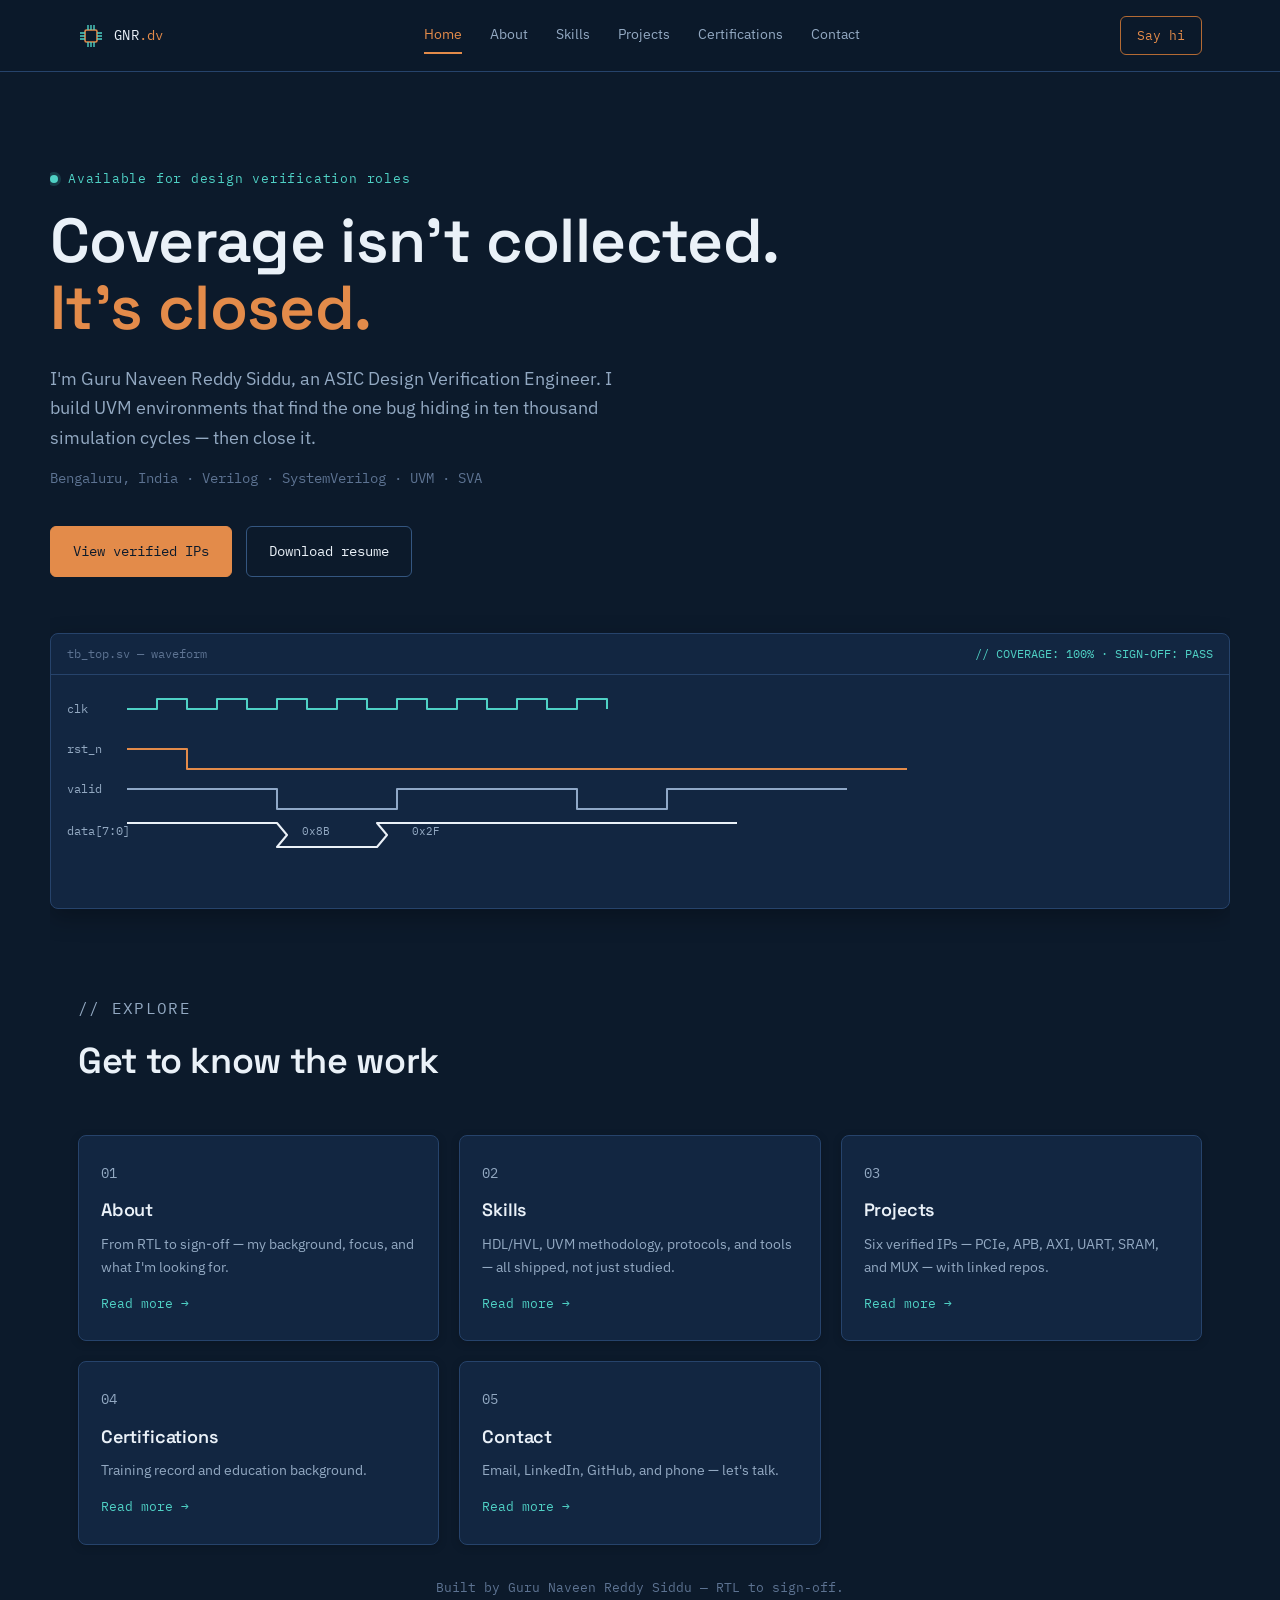
<file: index.html>
<!DOCTYPE html>
<html lang="en">
<head>
<meta charset="UTF-8">
<meta name="viewport" content="width=device-width, initial-scale=1.0">
<title>Guru Naveen Reddy Siddu —  Design Verification Engineer</title>
<meta name="description" content="Portfolio of Guru Naveen Reddy Siddu,  Design Verification Engineer specializing in UVM, SystemVerilog, and protocol-level IP verification.">
<meta property="og:title" content="Guru Naveen Reddy Siddu —  Design Verification Engineer">
<meta property="og:description" content="UVM, SystemVerilog & SVA specialist. 100% functional coverage on PCIe Gen-2 SerDes. Verified IPs: PCIe, APB, AXI, UART, SRAM.">
<meta property="og:type" content="website">
<meta name="theme-color" content="#0C1A2B">
<link rel="icon" href="data:image/svg+xml,%3Csvg xmlns='http://www.w3.org/2000/svg' viewBox='0 0 26 26'%3E%3Crect width='26' height='26' fill='%230C1A2B'/%3E%3Crect x='7' y='7' width='12' height='12' rx='1.5' stroke='%23E38B4A' stroke-width='1.6' fill='none'/%3E%3Cpath d='M10 2v5M13 2v5M16 2v5M10 19v5M13 19v5M16 19v5M2 10h5M2 13h5M2 16h5M19 10h5M19 13h5M19 16h5' stroke='%234FD1C5' stroke-width='1.4'/%3E%3C/svg%3E">
<link rel="preconnect" href="https://fonts.googleapis.com">
<link rel="preconnect" href="https://fonts.gstatic.com" crossorigin>
<link href="https://fonts.googleapis.com/css2?family=Space+Grotesk:wght@400;500;600;700&family=IBM+Plex+Sans:wght@400;500;600&family=IBM+Plex+Mono:wght@400;500;600&display=swap" rel="stylesheet">
<link rel="stylesheet" href="style.css">
</head>
<body>

<header class="nav">
  <div class="nav-inner">
    <a href="index.html" class="brand">
      <svg width="26" height="26" viewBox="0 0 26 26" fill="none">
        <rect x="7" y="7" width="12" height="12" rx="1.5" stroke="#E38B4A" stroke-width="1.6"/>
        <path d="M10 2v5M13 2v5M16 2v5M10 19v5M13 19v5M16 19v5M2 10h5M2 13h5M2 16h5M19 10h5M19 13h5M19 16h5" stroke="#4FD1C5" stroke-width="1.4"/>
      </svg>
      <span class="brand-text">GNR<span>.dv</span></span>
    </a>
    <nav class="links" id="navLinks">
      <a href="index.html" class="active">Home</a>
      <a href="about.html">About</a>
      <a href="skills.html">Skills</a>
      <a href="projects.html">Projects</a>
      <a href="certifications.html">Certifications</a>
      <a href="contact.html">Contact</a>
    </nav>
    <a class="nav-cta" href="mailto:gurunaveenreddys@gmail.com">Say hi</a>
    <button class="menu-toggle" id="menuToggle" aria-label="Toggle menu" aria-expanded="false">☰</button>
  </div>
</header>

<main id="home">

  <!-- HERO -->
  <section class="hero wrap">
    <p class="eyebrow">Available for design verification roles</p>
    <h1>Coverage isn't collected. <em>It's closed.</em></h1>
    <p class="hero-sub">I'm Guru Naveen Reddy Siddu, an ASIC Design Verification Engineer. I build UVM environments that find the one bug hiding in ten thousand simulation cycles — then close it.</p>
    <p class="hero-meta mono">Bengaluru, India · Verilog · SystemVerilog · UVM · SVA</p>
    <div class="hero-actions">
      <a class="btn btn-primary" href="projects.html">View verified IPs</a>
      <a class="btn btn-ghost" href="Resume.pdf">Download resume</a>
    </div>

    <div class="wave-panel">
      <div class="wave-titlebar">
        <span>tb_top.sv — waveform</span>
        <span class="status">// COVERAGE: 100% · SIGN-OFF: PASS</span>
      </div>
      <div class="wave-svg-wrap">
        <svg viewBox="0 0 900 190" width="900" height="190" role="img" aria-label="Simulation waveform showing clk, rst_n, valid and data signals">
          <text x="0" y="18" class="sig-label">clk</text>
          <path class="trace trace-clk clk-pulse" d="M60 14 h30 v-10 h30 v10 h30 v-10 h30 v10 h30 v-10 h30 v10 h30 v-10 h30 v10 h30 v-10 h30 v10 h30 v-10 h30 v10 h30 v-10 h30 v10 h30 v-10 h30 v10"/>

          <text x="0" y="58" class="sig-label">rst_n</text>
          <path class="trace trace-rst draw" d="M60 54 h60 v20 h720"/>

          <text x="0" y="98" class="sig-label">valid</text>
          <path class="trace trace-valid draw" d="M60 94 h150 v20 h120 v-20 h180 v20 h90 v-20 h180"/>

          <text x="0" y="140" class="sig-label">data[7:0]</text>
          <path class="trace trace-data draw" d="M60 128 h150 l10 12 l-10 12 h100 l10 -12 l-10 -12 h360"/>
          <text x="235" y="140" class="sig-label mono" style="font-size:11px;">0x8B</text>
          <text x="345" y="140" class="sig-label mono" style="font-size:11px;">0x2F</text>
        </svg>
      </div>
    </div>
  </section>

  <!-- EXPLORE -->
  <section class="wrap">
    <div class="section-head">
      <p class="section-tag">// EXPLORE</p>
      <h2>Get to know the work</h2>
    </div>
    <div class="explore-grid reveal">
      <a class="explore-card" href="about.html">
        <p class="explore-num mono">01</p>
        <h3>About</h3>
        <p>From RTL to sign-off — my background, focus, and what I'm looking for.</p>
        <span class="explore-arrow">Read more →</span>
      </a>
      <a class="explore-card" href="skills.html">
        <p class="explore-num mono">02</p>
        <h3>Skills</h3>
        <p>HDL/HVL, UVM methodology, protocols, and tools — all shipped, not just studied.</p>
        <span class="explore-arrow">Read more →</span>
      </a>
      <a class="explore-card" href="projects.html">
        <p class="explore-num mono">03</p>
        <h3>Projects</h3>
        <p>Six verified IPs — PCIe, APB, AXI, UART, SRAM, and MUX — with linked repos.</p>
        <span class="explore-arrow">Read more →</span>
      </a>
      <a class="explore-card" href="certifications.html">
        <p class="explore-num mono">04</p>
        <h3>Certifications</h3>
        <p>Training record and education background.</p>
        <span class="explore-arrow">Read more →</span>
      </a>
      <a class="explore-card" href="contact.html">
        <p class="explore-num mono">05</p>
        <h3>Contact</h3>
        <p>Email, LinkedIn, GitHub, and phone — let's talk.</p>
        <span class="explore-arrow">Read more →</span>
      </a>
    </div>
  </section>

</main>

<a href="#home" class="to-top" id="toTop" aria-label="Back to top">
  <svg width="18" height="18" viewBox="0 0 18 18" fill="none"><path d="M4 11 L9 6 L14 11" stroke="currentColor" stroke-width="1.8" stroke-linecap="round" stroke-linejoin="round"/></svg>
</a>

<footer>
  <p>Built by Guru Naveen Reddy Siddu — RTL to sign-off.</p>
</footer>

<script src="script.js"></script>
</body>
</html>
</file>
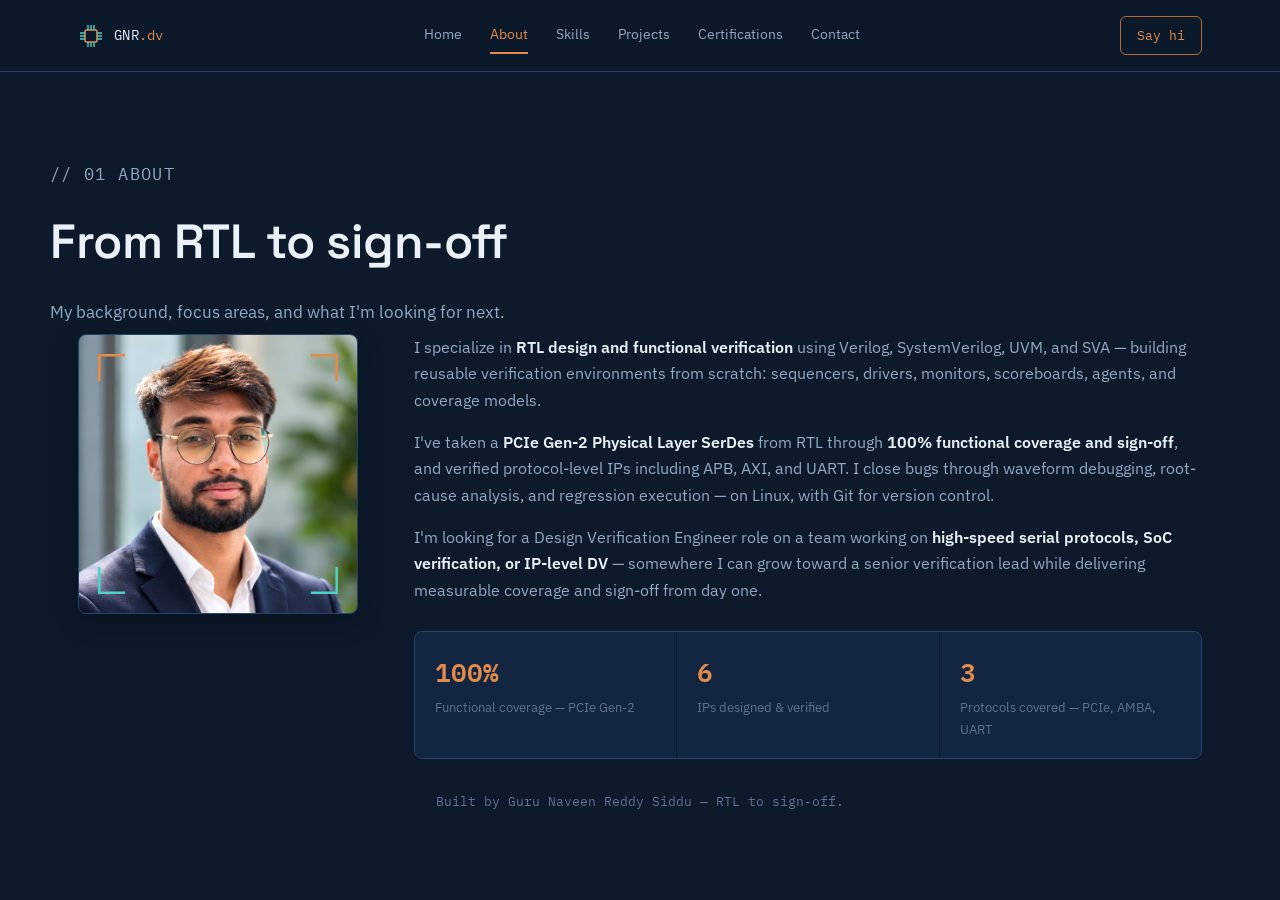
<file: about.html>
<!DOCTYPE html>
<html lang="en">
<head>
<meta charset="UTF-8">
<meta name="viewport" content="width=device-width, initial-scale=1.0">
<title>About — Guru Naveen Reddy Siddu</title>
<meta name="description" content="Guru Naveen Reddy Siddu's background as an ASIC Design Verification Engineer.">
<meta property="og:title" content="About — Guru Naveen Reddy Siddu">
<meta property="og:description" content="Guru Naveen Reddy Siddu's background as an ASIC Design Verification Engineer.">
<meta property="og:type" content="website">
<meta name="theme-color" content="#0C1A2B">
<link rel="icon" href="data:image/svg+xml,%3Csvg xmlns='http://www.w3.org/2000/svg' viewBox='0 0 26 26'%3E%3Crect width='26' height='26' fill='%230C1A2B'/%3E%3Crect x='7' y='7' width='12' height='12' rx='1.5' stroke='%23E38B4A' stroke-width='1.6' fill='none'/%3E%3Cpath d='M10 2v5M13 2v5M16 2v5M10 19v5M13 19v5M16 19v5M2 10h5M2 13h5M2 16h5M19 10h5M19 13h5M19 16h5' stroke='%234FD1C5' stroke-width='1.4'/%3E%3C/svg%3E">
<link rel="preconnect" href="https://fonts.googleapis.com">
<link rel="preconnect" href="https://fonts.gstatic.com" crossorigin>
<link href="https://fonts.googleapis.com/css2?family=Space+Grotesk:wght@400;500;600;700&family=IBM+Plex+Sans:wght@400;500;600&family=IBM+Plex+Mono:wght@400;500;600&display=swap" rel="stylesheet">
<link rel="stylesheet" href="style.css">
</head>
<body>

<header class="nav">
  <div class="nav-inner">
    <a href="index.html" class="brand">
      <svg width="26" height="26" viewBox="0 0 26 26" fill="none">
        <rect x="7" y="7" width="12" height="12" rx="1.5" stroke="#E38B4A" stroke-width="1.6"/>
        <path d="M10 2v5M13 2v5M16 2v5M10 19v5M13 19v5M16 19v5M2 10h5M2 13h5M2 16h5M19 10h5M19 13h5M19 16h5" stroke="#4FD1C5" stroke-width="1.4"/>
      </svg>
      <span class="brand-text">GNR<span>.dv</span></span>
    </a>
    <nav class="links" id="navLinks">
      <a href="index.html">Home</a>
      <a href="about.html" class="active">About</a>
      <a href="skills.html">Skills</a>
      <a href="projects.html">Projects</a>
      <a href="certifications.html">Certifications</a>
      <a href="contact.html">Contact</a>
    </nav>
    <a class="nav-cta" href="mailto:gurunaveenreddys@gmail.com">Say hi</a>
    <button class="menu-toggle" id="menuToggle" aria-label="Toggle menu" aria-expanded="false">☰</button>
  </div>
</header>

<main>

  <!-- ABOUT -->
  <section id="about" class="wrap page-hero">
    <p class="section-tag">// 01 ABOUT</p>
    <h1>From RTL to sign-off</h1>
    <p>My background, focus areas, and what I'm looking for next.</p>
  </section>

  <section class="wrap">
    <div class="about-grid reveal">
      <div class="die photo-frame" aria-hidden="false">
        <img src="photo.png" alt="Portrait of Guru Naveen Reddy Siddu" class="photo-img">
        <svg class="corner-marks" viewBox="0 0 200 200" preserveAspectRatio="none" aria-hidden="true">
          <path d="M8 28 V8 H28" fill="none" stroke="#E38B4A" stroke-width="2"/>
          <path d="M172 8 H192 V28" fill="none" stroke="#E38B4A" stroke-width="2"/>
          <path d="M8 172 V192 H28" fill="none" stroke="#4FD1C5" stroke-width="2"/>
          <path d="M192 172 V192 H172" fill="none" stroke="#4FD1C5" stroke-width="2"/>
        </svg>
      </div>
      <div class="about-body">
        <p>I specialize in <strong>RTL design and functional verification</strong> using Verilog, SystemVerilog, UVM, and SVA — building reusable verification environments from scratch: sequencers, drivers, monitors, scoreboards, agents, and coverage models.</p>
        <p>I've taken a <strong>PCIe Gen-2 Physical Layer SerDes</strong> from RTL through <strong>100% functional coverage and sign-off</strong>, and verified protocol-level IPs including APB, AXI, and UART. I close bugs through waveform debugging, root-cause analysis, and regression execution — on Linux, with Git for version control.</p>
        <p>I'm looking for a Design Verification Engineer role on a team working on <strong>high-speed serial protocols, SoC verification, or IP-level DV</strong> — somewhere I can grow toward a senior verification lead while delivering measurable coverage and sign-off from day one.</p>
        <div class="fact-row">
          <div class="fact"><div class="fact-num">100%</div><div class="fact-label">Functional coverage — PCIe Gen-2</div></div>
          <div class="fact"><div class="fact-num">6</div><div class="fact-label">IPs designed &amp; verified</div></div>
          <div class="fact"><div class="fact-num">3</div><div class="fact-label">Protocols covered — PCIe, AMBA, UART</div></div>
        </div>
      </div>
    </div>
  </section>

</main>

<a href="#top" class="to-top" id="toTop" aria-label="Back to top">
  <svg width="18" height="18" viewBox="0 0 18 18" fill="none"><path d="M4 11 L9 6 L14 11" stroke="currentColor" stroke-width="1.8" stroke-linecap="round" stroke-linejoin="round"/></svg>
</a>

<footer>
  <p>Built by Guru Naveen Reddy Siddu — RTL to sign-off.</p>
</footer>

<script src="script.js"></script>
</body>
</html>
</file>
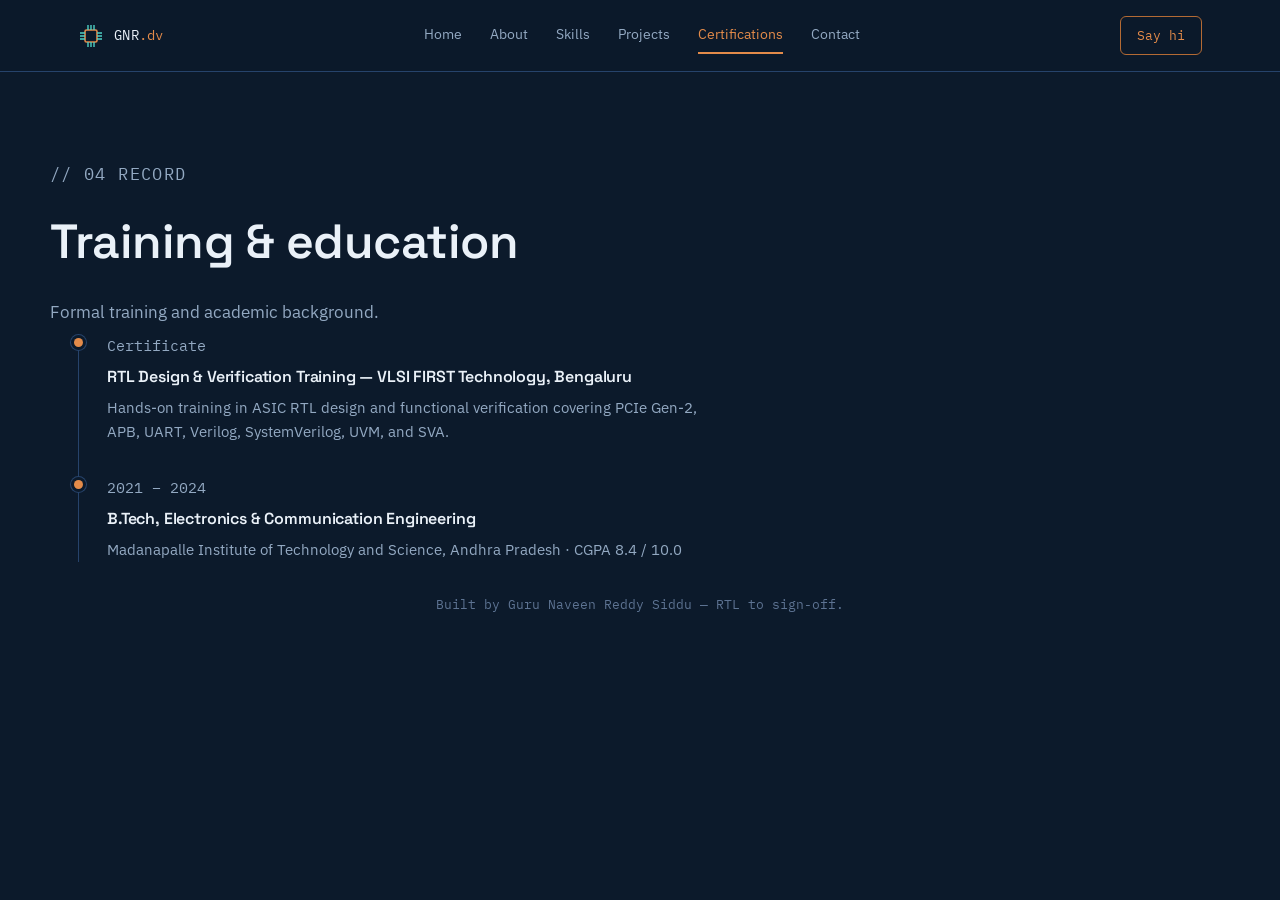
<file: certifications.html>
<!DOCTYPE html>
<html lang="en">
<head>
<meta charset="UTF-8">
<meta name="viewport" content="width=device-width, initial-scale=1.0">
<title>Certifications — Guru Naveen Reddy Siddu</title>
<meta name="description" content="Training and education background of Guru Naveen Reddy Siddu.">
<meta property="og:title" content="Certifications — Guru Naveen Reddy Siddu">
<meta property="og:description" content="Training and education background of Guru Naveen Reddy Siddu.">
<meta property="og:type" content="website">
<meta name="theme-color" content="#0C1A2B">
<link rel="icon" href="data:image/svg+xml,%3Csvg xmlns='http://www.w3.org/2000/svg' viewBox='0 0 26 26'%3E%3Crect width='26' height='26' fill='%230C1A2B'/%3E%3Crect x='7' y='7' width='12' height='12' rx='1.5' stroke='%23E38B4A' stroke-width='1.6' fill='none'/%3E%3Cpath d='M10 2v5M13 2v5M16 2v5M10 19v5M13 19v5M16 19v5M2 10h5M2 13h5M2 16h5M19 10h5M19 13h5M19 16h5' stroke='%234FD1C5' stroke-width='1.4'/%3E%3C/svg%3E">
<link rel="preconnect" href="https://fonts.googleapis.com">
<link rel="preconnect" href="https://fonts.gstatic.com" crossorigin>
<link href="https://fonts.googleapis.com/css2?family=Space+Grotesk:wght@400;500;600;700&family=IBM+Plex+Sans:wght@400;500;600&family=IBM+Plex+Mono:wght@400;500;600&display=swap" rel="stylesheet">
<link rel="stylesheet" href="style.css">
</head>
<body>

<header class="nav">
  <div class="nav-inner">
    <a href="index.html" class="brand">
      <svg width="26" height="26" viewBox="0 0 26 26" fill="none">
        <rect x="7" y="7" width="12" height="12" rx="1.5" stroke="#E38B4A" stroke-width="1.6"/>
        <path d="M10 2v5M13 2v5M16 2v5M10 19v5M13 19v5M16 19v5M2 10h5M2 13h5M2 16h5M19 10h5M19 13h5M19 16h5" stroke="#4FD1C5" stroke-width="1.4"/>
      </svg>
      <span class="brand-text">GNR<span>.dv</span></span>
    </a>
    <nav class="links" id="navLinks">
      <a href="index.html">Home</a>
      <a href="about.html">About</a>
      <a href="skills.html">Skills</a>
      <a href="projects.html">Projects</a>
      <a href="certifications.html" class="active">Certifications</a>
      <a href="contact.html">Contact</a>
    </nav>
    <a class="nav-cta" href="mailto:gurunaveenreddys@gmail.com">Say hi</a>
    <button class="menu-toggle" id="menuToggle" aria-label="Toggle menu" aria-expanded="false">☰</button>
  </div>
</header>

<main>

  <!-- CERTIFICATIONS -->
  <section id="certifications" class="wrap page-hero">
    <p class="section-tag">// 04 RECORD</p>
    <h1>Training &amp; education</h1>
    <p>Formal training and academic background.</p>
  </section>

  <section class="wrap">
    <div class="timeline reveal">
      <div class="tl-item">
        <p class="tl-date mono">Certificate</p>
        <h3>RTL Design &amp; Verification Training — VLSI FIRST Technology, Bengaluru</h3>
        <p>Hands-on training in ASIC RTL design and functional verification covering PCIe Gen-2, APB, UART, Verilog, SystemVerilog, UVM, and SVA.</p>
      </div>
      <div class="tl-item">
        <p class="tl-date mono">2021 – 2024</p>
        <h3>B.Tech, Electronics &amp; Communication Engineering</h3>
        <p>Madanapalle Institute of Technology and Science, Andhra Pradesh · CGPA 8.4 / 10.0</p>
      </div>
    </div>
  </section>

</main>

<a href="#top" class="to-top" id="toTop" aria-label="Back to top">
  <svg width="18" height="18" viewBox="0 0 18 18" fill="none"><path d="M4 11 L9 6 L14 11" stroke="currentColor" stroke-width="1.8" stroke-linecap="round" stroke-linejoin="round"/></svg>
</a>

<footer>
  <p>Built by Guru Naveen Reddy Siddu — RTL to sign-off.</p>
</footer>

<script src="script.js"></script>
</body>
</html>
</file>
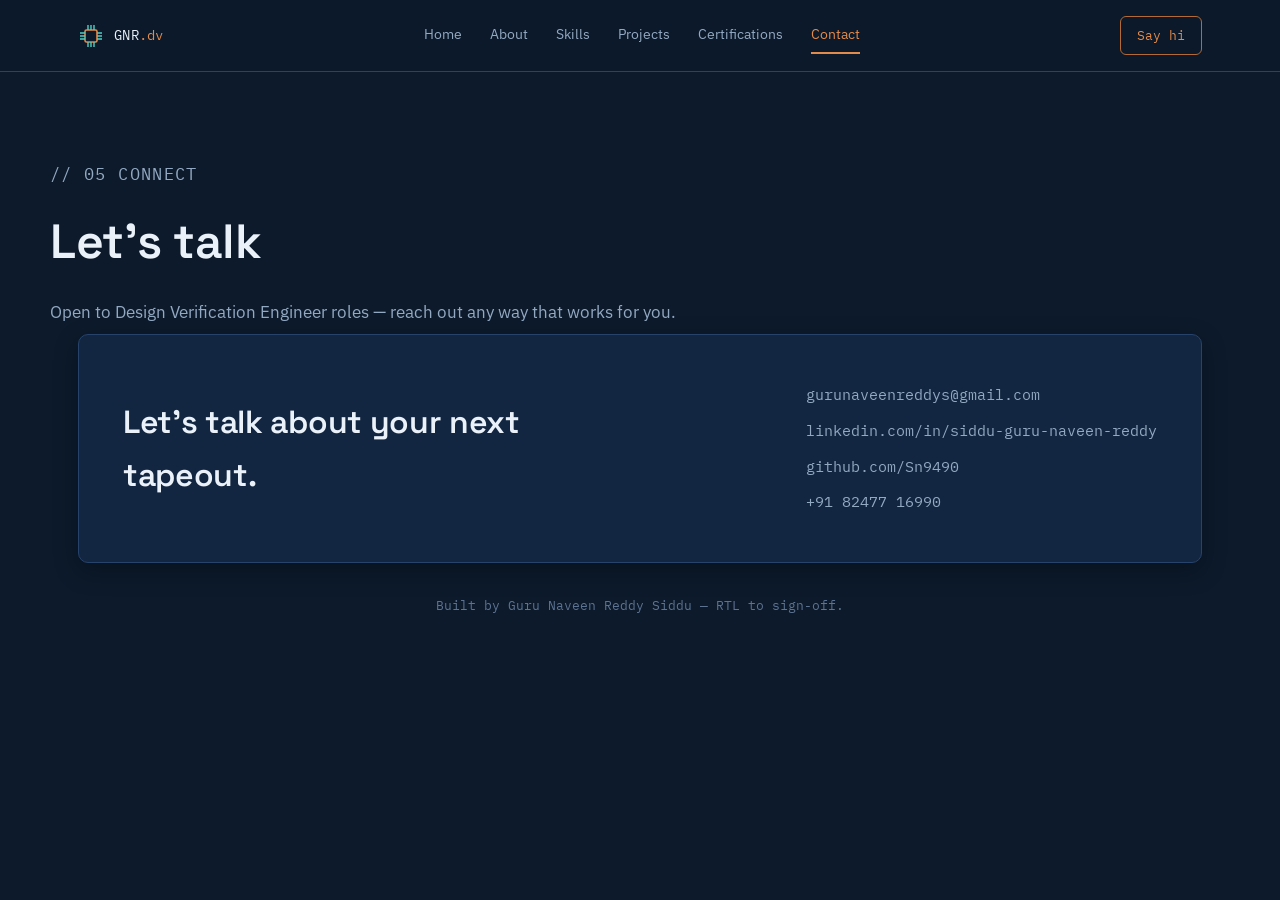
<file: contact.html>
<!DOCTYPE html>
<html lang="en">
<head>
<meta charset="UTF-8">
<meta name="viewport" content="width=device-width, initial-scale=1.0">
<title>Contact — Guru Naveen Reddy Siddu</title>
<meta name="description" content="Get in touch with Guru Naveen Reddy Siddu, ASIC Design Verification Engineer.">
<meta property="og:title" content="Contact — Guru Naveen Reddy Siddu">
<meta property="og:description" content="Get in touch with Guru Naveen Reddy Siddu, ASIC Design Verification Engineer.">
<meta property="og:type" content="website">
<meta name="theme-color" content="#0C1A2B">
<link rel="icon" href="data:image/svg+xml,%3Csvg xmlns='http://www.w3.org/2000/svg' viewBox='0 0 26 26'%3E%3Crect width='26' height='26' fill='%230C1A2B'/%3E%3Crect x='7' y='7' width='12' height='12' rx='1.5' stroke='%23E38B4A' stroke-width='1.6' fill='none'/%3E%3Cpath d='M10 2v5M13 2v5M16 2v5M10 19v5M13 19v5M16 19v5M2 10h5M2 13h5M2 16h5M19 10h5M19 13h5M19 16h5' stroke='%234FD1C5' stroke-width='1.4'/%3E%3C/svg%3E">
<link rel="preconnect" href="https://fonts.googleapis.com">
<link rel="preconnect" href="https://fonts.gstatic.com" crossorigin>
<link href="https://fonts.googleapis.com/css2?family=Space+Grotesk:wght@400;500;600;700&family=IBM+Plex+Sans:wght@400;500;600&family=IBM+Plex+Mono:wght@400;500;600&display=swap" rel="stylesheet">
<link rel="stylesheet" href="style.css">
</head>
<body>

<header class="nav">
  <div class="nav-inner">
    <a href="index.html" class="brand">
      <svg width="26" height="26" viewBox="0 0 26 26" fill="none">
        <rect x="7" y="7" width="12" height="12" rx="1.5" stroke="#E38B4A" stroke-width="1.6"/>
        <path d="M10 2v5M13 2v5M16 2v5M10 19v5M13 19v5M16 19v5M2 10h5M2 13h5M2 16h5M19 10h5M19 13h5M19 16h5" stroke="#4FD1C5" stroke-width="1.4"/>
      </svg>
      <span class="brand-text">GNR<span>.dv</span></span>
    </a>
    <nav class="links" id="navLinks">
      <a href="index.html">Home</a>
      <a href="about.html">About</a>
      <a href="skills.html">Skills</a>
      <a href="projects.html">Projects</a>
      <a href="certifications.html">Certifications</a>
      <a href="contact.html" class="active">Contact</a>
    </nav>
    <a class="nav-cta" href="mailto:gurunaveenreddys@gmail.com">Say hi</a>
    <button class="menu-toggle" id="menuToggle" aria-label="Toggle menu" aria-expanded="false">☰</button>
  </div>
</header>

<main>

  <!-- CONTACT -->
  <section id="contact" class="wrap page-hero">
    <p class="section-tag">// 05 CONNECT</p>
    <h1>Let's talk</h1>
    <p>Open to Design Verification Engineer roles — reach out any way that works for you.</p>
  </section>

  <section class="wrap">
    <div class="contact-panel reveal">
      <h2>Let's talk about your next tapeout.</h2>
      <div class="contact-links">
        <a href="mailto:gurunaveenreddys@gmail.com">gurunaveenreddys@gmail.com</a>
        <a href="https://www.linkedin.com/in/siddu-guru-naveen-reddy-93b597282">linkedin.com/in/siddu-guru-naveen-reddy</a>
        <a href="https://github.com/Sn9490">github.com/Sn9490</a>
        <a href="tel:+918247716990">+91 82477 16990</a>
      </div>
    </div>
  </section>

</main>

<a href="#top" class="to-top" id="toTop" aria-label="Back to top">
  <svg width="18" height="18" viewBox="0 0 18 18" fill="none"><path d="M4 11 L9 6 L14 11" stroke="currentColor" stroke-width="1.8" stroke-linecap="round" stroke-linejoin="round"/></svg>
</a>

<footer>
  <p>Built by Guru Naveen Reddy Siddu — RTL to sign-off.</p>
</footer>

<script src="script.js"></script>
</body>
</html>
</file>
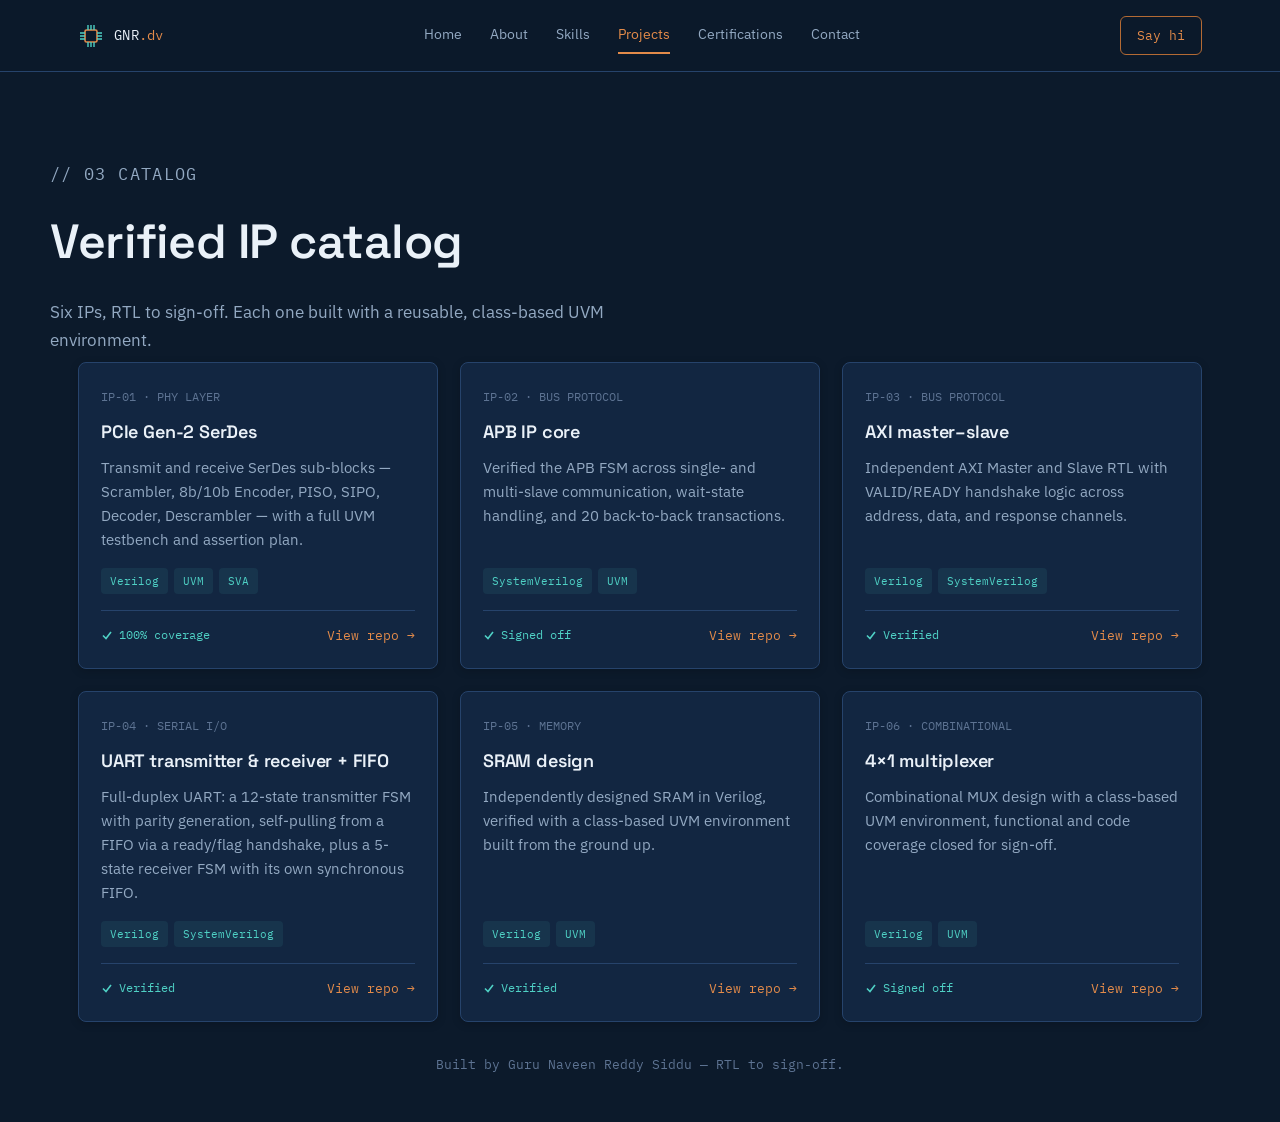
<file: projects.html>
<!DOCTYPE html>
<html lang="en">
<head>
<meta charset="UTF-8">
<meta name="viewport" content="width=device-width, initial-scale=1.0">
<title>Projects — Guru Naveen Reddy Siddu</title>
<meta name="description" content="Verified IP catalog by Guru Naveen Reddy Siddu — PCIe, APB, AXI, UART, SRAM, and MUX.">
<meta property="og:title" content="Projects — Guru Naveen Reddy Siddu">
<meta property="og:description" content="Verified IP catalog by Guru Naveen Reddy Siddu — PCIe, APB, AXI, UART, SRAM, and MUX.">
<meta property="og:type" content="website">
<meta name="theme-color" content="#0C1A2B">
<link rel="icon" href="data:image/svg+xml,%3Csvg xmlns='http://www.w3.org/2000/svg' viewBox='0 0 26 26'%3E%3Crect width='26' height='26' fill='%230C1A2B'/%3E%3Crect x='7' y='7' width='12' height='12' rx='1.5' stroke='%23E38B4A' stroke-width='1.6' fill='none'/%3E%3Cpath d='M10 2v5M13 2v5M16 2v5M10 19v5M13 19v5M16 19v5M2 10h5M2 13h5M2 16h5M19 10h5M19 13h5M19 16h5' stroke='%234FD1C5' stroke-width='1.4'/%3E%3C/svg%3E">
<link rel="preconnect" href="https://fonts.googleapis.com">
<link rel="preconnect" href="https://fonts.gstatic.com" crossorigin>
<link href="https://fonts.googleapis.com/css2?family=Space+Grotesk:wght@400;500;600;700&family=IBM+Plex+Sans:wght@400;500;600&family=IBM+Plex+Mono:wght@400;500;600&display=swap" rel="stylesheet">
<link rel="stylesheet" href="style.css">
</head>
<body>

<header class="nav">
  <div class="nav-inner">
    <a href="index.html" class="brand">
      <svg width="26" height="26" viewBox="0 0 26 26" fill="none">
        <rect x="7" y="7" width="12" height="12" rx="1.5" stroke="#E38B4A" stroke-width="1.6"/>
        <path d="M10 2v5M13 2v5M16 2v5M10 19v5M13 19v5M16 19v5M2 10h5M2 13h5M2 16h5M19 10h5M19 13h5M19 16h5" stroke="#4FD1C5" stroke-width="1.4"/>
      </svg>
      <span class="brand-text">GNR<span>.dv</span></span>
    </a>
    <nav class="links" id="navLinks">
      <a href="index.html">Home</a>
      <a href="about.html">About</a>
      <a href="skills.html">Skills</a>
      <a href="projects.html" class="active">Projects</a>
      <a href="certifications.html">Certifications</a>
      <a href="contact.html">Contact</a>
    </nav>
    <a class="nav-cta" href="mailto:gurunaveenreddys@gmail.com">Say hi</a>
    <button class="menu-toggle" id="menuToggle" aria-label="Toggle menu" aria-expanded="false">☰</button>
  </div>
</header>

<main>

  <!-- PROJECTS -->
  <section id="projects" class="wrap page-hero">
    <p class="section-tag">// 03 CATALOG</p>
    <h1>Verified IP catalog</h1>
    <p>Six IPs, RTL to sign-off. Each one built with a reusable, class-based UVM environment.</p>
  </section>

  <section class="wrap">
    <div class="proj-grid reveal">

      <article class="proj-card">
        <p class="part-no mono">IP-01 · PHY LAYER</p>
        <h3>PCIe Gen-2 SerDes</h3>
        <p class="desc">Transmit and receive SerDes sub-blocks — Scrambler, 8b/10b Encoder, PISO, SIPO, Decoder, Descrambler — with a full UVM testbench and assertion plan.</p>
        <div class="proj-tags"><span>Verilog</span><span>UVM</span><span>SVA</span></div>
        <div class="proj-footer">
          <span class="status-pass"><svg width="12" height="12" viewBox="0 0 12 12" aria-hidden="true"><path d="M2 6.5 L5 9.5 L10 3" stroke="#4FD1C5" stroke-width="1.6" fill="none"/></svg>100% coverage</span>
          <a class="proj-link" href="https://github.com/Sn9490/PCIe-Gen-2-SerDes-Design-Verification">View repo →</a>
        </div>
      </article>

      <article class="proj-card">
        <p class="part-no mono">IP-02 · BUS PROTOCOL</p>
        <h3>APB IP core</h3>
        <p class="desc">Verified the APB FSM across single- and multi-slave communication, wait-state handling, and 20 back-to-back transactions.</p>
        <div class="proj-tags"><span>SystemVerilog</span><span>UVM</span></div>
        <div class="proj-footer">
          <span class="status-pass"><svg width="12" height="12" viewBox="0 0 12 12" aria-hidden="true"><path d="M2 6.5 L5 9.5 L10 3" stroke="#4FD1C5" stroke-width="1.6" fill="none"/></svg>Signed off</span>
          <a class="proj-link" href="https://github.com/Sn9490/APB-UVM-Verification">View repo →</a>
        </div>
      </article>

      <article class="proj-card">
        <p class="part-no mono">IP-03 · BUS PROTOCOL</p>
        <h3>AXI master–slave</h3>
        <p class="desc">Independent AXI Master and Slave RTL with VALID/READY handshake logic across address, data, and response channels.</p>
        <div class="proj-tags"><span>Verilog</span><span>SystemVerilog</span></div>
        <div class="proj-footer">
          <span class="status-pass"><svg width="12" height="12" viewBox="0 0 12 12" aria-hidden="true"><path d="M2 6.5 L5 9.5 L10 3" stroke="#4FD1C5" stroke-width="1.6" fill="none"/></svg>Verified</span>
          <a class="proj-link" href="https://github.com/Sn9490/AXI-RTL-Design">View repo →</a>
        </div>
      </article>

      <article class="proj-card">
        <p class="part-no mono">IP-04 · SERIAL I/O</p>
        <h3>UART transmitter &amp; receiver + FIFO</h3>
        <p class="desc">Full-duplex UART: a 12-state transmitter FSM with parity generation, self-pulling from a FIFO via a ready/flag handshake, plus a 5-state receiver FSM with its own synchronous FIFO.</p>
        <div class="proj-tags"><span>Verilog</span><span>SystemVerilog</span></div>
        <div class="proj-footer">
          <span class="status-pass"><svg width="12" height="12" viewBox="0 0 12 12" aria-hidden="true"><path d="M2 6.5 L5 9.5 L10 3" stroke="#4FD1C5" stroke-width="1.6" fill="none"/></svg>Verified</span>
          <a class="proj-link" href="https://github.com/Sn9490/UART-Design-Verification">View repo →</a>
        </div>
      </article>

      <article class="proj-card">
        <p class="part-no mono">IP-05 · MEMORY</p>
        <h3>SRAM design</h3>
        <p class="desc">Independently designed SRAM in Verilog, verified with a class-based UVM environment built from the ground up.</p>
        <div class="proj-tags"><span>Verilog</span><span>UVM</span></div>
        <div class="proj-footer">
          <span class="status-pass"><svg width="12" height="12" viewBox="0 0 12 12" aria-hidden="true"><path d="M2 6.5 L5 9.5 L10 3" stroke="#4FD1C5" stroke-width="1.6" fill="none"/></svg>Verified</span>
          <a class="proj-link" href="https://github.com/Sn9490/SRAM-Design-Verification">View repo →</a>
        </div>
      </article>

      <article class="proj-card">
        <p class="part-no mono">IP-06 · COMBINATIONAL</p>
        <h3>4×1 multiplexer</h3>
        <p class="desc">Combinational MUX design with a class-based UVM environment, functional and code coverage closed for sign-off.</p>
        <div class="proj-tags"><span>Verilog</span><span>UVM</span></div>
        <div class="proj-footer">
          <span class="status-pass"><svg width="12" height="12" viewBox="0 0 12 12" aria-hidden="true"><path d="M2 6.5 L5 9.5 L10 3" stroke="#4FD1C5" stroke-width="1.6" fill="none"/></svg>Signed off</span>
          <a class="proj-link" href="https://github.com/Sn9490/4X1-MUX-Design-Verification">View repo →</a>
        </div>
      </article>

    </div>
  </section>

</main>

<a href="#top" class="to-top" id="toTop" aria-label="Back to top">
  <svg width="18" height="18" viewBox="0 0 18 18" fill="none"><path d="M4 11 L9 6 L14 11" stroke="currentColor" stroke-width="1.8" stroke-linecap="round" stroke-linejoin="round"/></svg>
</a>

<footer>
  <p>Built by Guru Naveen Reddy Siddu — RTL to sign-off.</p>
</footer>

<script src="script.js"></script>
</body>
</html>
</file>
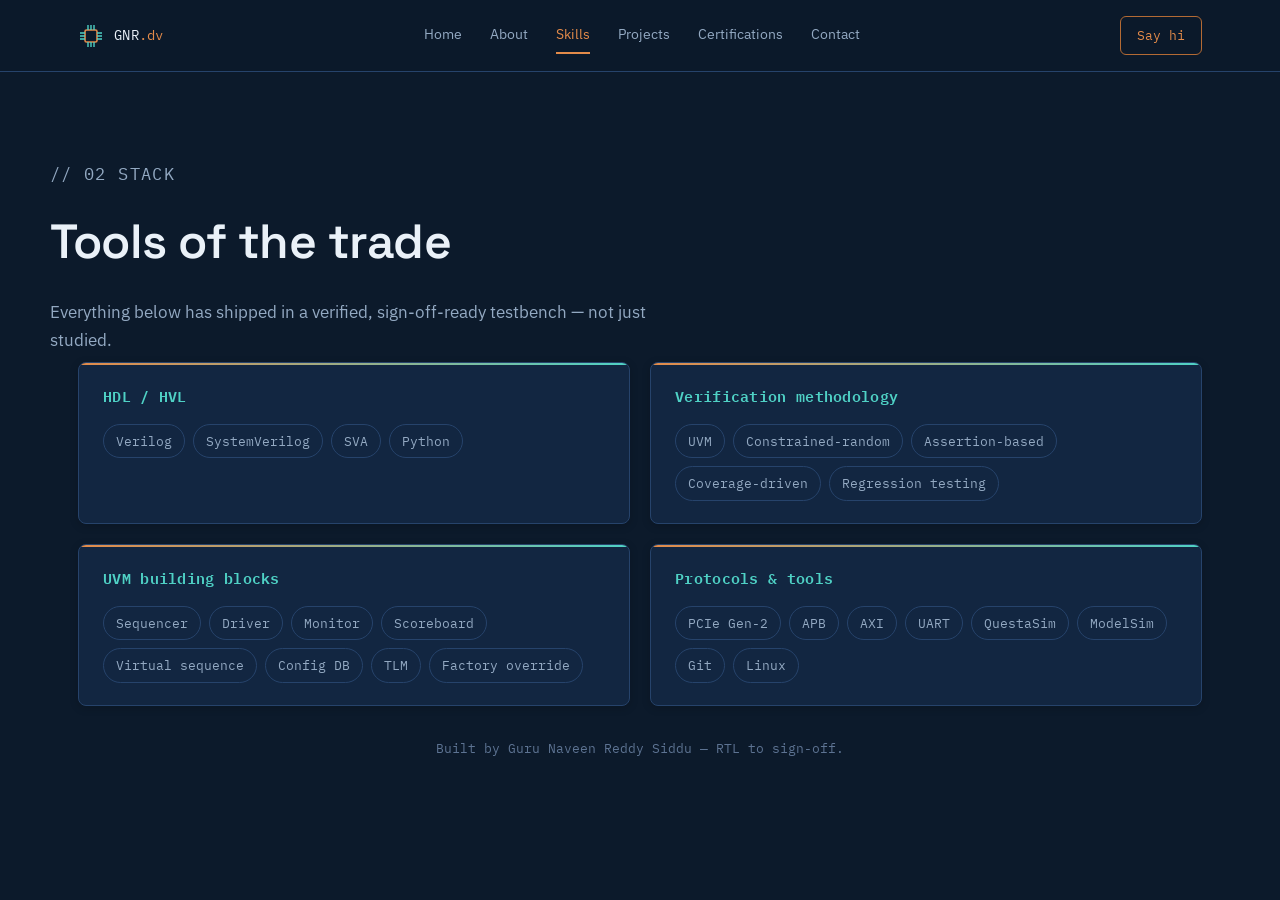
<file: skills.html>
<!DOCTYPE html>
<html lang="en">
<head>
<meta charset="UTF-8">
<meta name="viewport" content="width=device-width, initial-scale=1.0">
<title>Skills — Guru Naveen Reddy Siddu</title>
<meta name="description" content="Guru Naveen Reddy Siddu's ASIC verification skills — UVM, SystemVerilog, SVA, and protocol verification tools.">
<meta property="og:title" content="Skills — Guru Naveen Reddy Siddu">
<meta property="og:description" content="Guru Naveen Reddy Siddu's ASIC verification skills — UVM, SystemVerilog, SVA, and protocol verification tools.">
<meta property="og:type" content="website">
<meta name="theme-color" content="#0C1A2B">
<link rel="icon" href="data:image/svg+xml,%3Csvg xmlns='http://www.w3.org/2000/svg' viewBox='0 0 26 26'%3E%3Crect width='26' height='26' fill='%230C1A2B'/%3E%3Crect x='7' y='7' width='12' height='12' rx='1.5' stroke='%23E38B4A' stroke-width='1.6' fill='none'/%3E%3Cpath d='M10 2v5M13 2v5M16 2v5M10 19v5M13 19v5M16 19v5M2 10h5M2 13h5M2 16h5M19 10h5M19 13h5M19 16h5' stroke='%234FD1C5' stroke-width='1.4'/%3E%3C/svg%3E">
<link rel="preconnect" href="https://fonts.googleapis.com">
<link rel="preconnect" href="https://fonts.gstatic.com" crossorigin>
<link href="https://fonts.googleapis.com/css2?family=Space+Grotesk:wght@400;500;600;700&family=IBM+Plex+Sans:wght@400;500;600&family=IBM+Plex+Mono:wght@400;500;600&display=swap" rel="stylesheet">
<link rel="stylesheet" href="style.css">
</head>
<body>

<header class="nav">
  <div class="nav-inner">
    <a href="index.html" class="brand">
      <svg width="26" height="26" viewBox="0 0 26 26" fill="none">
        <rect x="7" y="7" width="12" height="12" rx="1.5" stroke="#E38B4A" stroke-width="1.6"/>
        <path d="M10 2v5M13 2v5M16 2v5M10 19v5M13 19v5M16 19v5M2 10h5M2 13h5M2 16h5M19 10h5M19 13h5M19 16h5" stroke="#4FD1C5" stroke-width="1.4"/>
      </svg>
      <span class="brand-text">GNR<span>.dv</span></span>
    </a>
    <nav class="links" id="navLinks">
      <a href="index.html">Home</a>
      <a href="about.html">About</a>
      <a href="skills.html" class="active">Skills</a>
      <a href="projects.html">Projects</a>
      <a href="certifications.html">Certifications</a>
      <a href="contact.html">Contact</a>
    </nav>
    <a class="nav-cta" href="mailto:gurunaveenreddys@gmail.com">Say hi</a>
    <button class="menu-toggle" id="menuToggle" aria-label="Toggle menu" aria-expanded="false">☰</button>
  </div>
</header>

<main>

  <!-- SKILLS -->
  <section id="skills" class="wrap page-hero">
    <p class="section-tag">// 02 STACK</p>
    <h1>Tools of the trade</h1>
    <p>Everything below has shipped in a verified, sign-off-ready testbench — not just studied.</p>
  </section>

  <section class="wrap">
    <div class="skill-groups reveal">
      <div class="skill-card">
        <h3>HDL / HVL</h3>
        <div class="chip-row">
          <span class="chip">Verilog</span><span class="chip">SystemVerilog</span>
          <span class="chip">SVA</span><span class="chip">Python</span>
        </div>
      </div>
      <div class="skill-card">
        <h3>Verification methodology</h3>
        <div class="chip-row">
          <span class="chip">UVM</span><span class="chip">Constrained-random</span>
          <span class="chip">Assertion-based</span><span class="chip">Coverage-driven</span>
          <span class="chip">Regression testing</span>
        </div>
      </div>
      <div class="skill-card">
        <h3>UVM building blocks</h3>
        <div class="chip-row">
          <span class="chip">Sequencer</span><span class="chip">Driver</span><span class="chip">Monitor</span>
          <span class="chip">Scoreboard</span><span class="chip">Virtual sequence</span>
          <span class="chip">Config DB</span><span class="chip">TLM</span><span class="chip">Factory override</span>
        </div>
      </div>
      <div class="skill-card">
        <h3>Protocols &amp; tools</h3>
        <div class="chip-row">
          <span class="chip">PCIe Gen-2</span><span class="chip">APB</span><span class="chip">AXI</span>
          <span class="chip">UART</span><span class="chip">QuestaSim</span><span class="chip">ModelSim</span>
          <span class="chip">Git</span><span class="chip">Linux</span>
        </div>
      </div>
    </div>
  </section>

</main>

<a href="#top" class="to-top" id="toTop" aria-label="Back to top">
  <svg width="18" height="18" viewBox="0 0 18 18" fill="none"><path d="M4 11 L9 6 L14 11" stroke="currentColor" stroke-width="1.8" stroke-linecap="round" stroke-linejoin="round"/></svg>
</a>

<footer>
  <p>Built by Guru Naveen Reddy Siddu — RTL to sign-off.</p>
</footer>

<script src="script.js"></script>
</body>
</html>
</file>
<file: style.css>
:root{
  --ink:#0C1A2B;
  --ink-panel:#122641;
  --ink-panel-2:#152c4c;
  --grid-line:#20375A;
  --text-primary:#EAF1F8;
  --text-secondary:#93A9C2;
  --text-muted:#5D7392;
  --copper:#E38B4A;
  --copper-dim:#B36A34;
  --teal:#4FD1C5;
  --teal-dim:#2E9C92;
  --border:#26436B;
  --border-strong:#345680;
  --radius:6px;
  --shadow-sm:0 2px 8px rgba(0,0,0,0.18);
  --shadow-md:0 8px 24px rgba(0,0,0,0.28);
  --shadow-lift:0 14px 34px rgba(0,0,0,0.32);
  --font-display:'Space Grotesk',sans-serif;
  --font-body:'IBM Plex Sans',sans-serif;
  --font-mono:'IBM Plex Mono',monospace;
  --max:1180px;
}

*{box-sizing:border-box;}
html{scroll-behavior:smooth;}
@media (prefers-reduced-motion: reduce){
  html{scroll-behavior:auto;}
  *{animation-duration:0.001ms !important; animation-iteration-count:1 !important; transition-duration:0.001ms !important;}
}

body{
  margin:0;
  background:var(--ink);
  color:var(--text-primary);
  font-family:var(--font-body);
  font-size:16px;
  line-height:1.65;
}

a{color:inherit;}
h1,h2,h3{font-family:var(--font-display); font-weight:600; margin:0; letter-spacing:-0.01em;}
p{margin:0;}
.wrap{max-width:var(--max); margin:0 auto; padding:0 28px;}
.mono{font-family:var(--font-mono);}

/* ---------- NAV ---------- */
header.nav{
  position:sticky; top:0; z-index:50;
  background:rgba(12,26,43,0.88);
  backdrop-filter:blur(8px);
  border-bottom:1px solid var(--border);
}
.nav-inner{
  max-width:var(--max); margin:0 auto; padding:16px 28px;
  display:flex; align-items:center; justify-content:space-between;
}
.brand{display:flex; align-items:center; gap:10px; text-decoration:none;}
.brand svg{display:block;}
.brand-text{font-family:var(--font-mono); font-size:14px; color:var(--text-primary); letter-spacing:0.02em;}
.brand-text span{color:var(--copper);}
nav.links{display:flex; gap:28px; font-size:14px;}
nav.links a{text-decoration:none; color:var(--text-secondary); transition:color 0.15s ease; position:relative; padding-bottom:2px;}
nav.links a:hover, nav.links a:focus-visible{color:var(--text-primary);}
nav.links a.active{color:var(--copper);}
nav.links a.active::after{
  content:''; position:absolute; left:0; right:0; bottom:-6px; height:2px; background:var(--copper);
}
.nav-cta{
  font-family:var(--font-mono); font-size:13px; padding:8px 16px;
  border:1px solid var(--copper-dim); border-radius:var(--radius);
  color:var(--copper); text-decoration:none; white-space:nowrap;
  transition:background 0.15s ease, color 0.15s ease;
}
.nav-cta:hover, .nav-cta:focus-visible{background:var(--copper); color:var(--ink);}
.menu-toggle{display:none; background:none; border:1px solid var(--border); color:var(--text-primary); padding:8px 10px; border-radius:var(--radius);}

@media (max-width: 760px){
  nav.links{display:none;}
  .menu-toggle{display:block;}
  nav.links.open{
    display:flex; flex-direction:column; gap:0;
    position:absolute; top:100%; left:0; right:0;
    background:var(--ink-panel); border-bottom:1px solid var(--border);
    padding:8px 28px 20px;
  }
  nav.links.open a{padding:12px 0; border-bottom:1px solid var(--border);}
}

:focus-visible{outline:2px solid var(--copper); outline-offset:2px;}

/* ---------- HERO (home page) ---------- */
.hero{padding:96px 0 72px; position:relative; overflow:hidden;}
.eyebrow{
  font-family:var(--font-mono); font-size:13px; color:var(--teal);
  letter-spacing:0.06em; margin-bottom:18px; display:flex; align-items:center; gap:10px;
}
.eyebrow::before{content:''; width:8px; height:8px; background:var(--teal); border-radius:50%; box-shadow:0 0 0 3px rgba(79,209,197,0.18);}
.hero h1{
  font-size:clamp(34px, 5.4vw, 62px);
  line-height:1.08;
  max-width:820px;
  color:var(--text-primary);
}
.hero h1 em{font-style:normal; color:var(--copper);}
.hero-sub{
  margin-top:22px; max-width:600px; font-size:18px; color:var(--text-secondary);
}
.hero-meta{
  margin-top:14px; font-family:var(--font-mono); font-size:14px; color:var(--text-muted);
}
.hero-actions{display:flex; gap:14px; margin-top:36px; flex-wrap:wrap;}
.btn{
  font-family:var(--font-mono); font-size:14px; padding:13px 22px;
  border-radius:var(--radius); text-decoration:none; display:inline-flex; align-items:center; gap:8px;
  transition:transform 0.15s ease, background 0.15s ease, border-color 0.15s ease;
}
.btn-primary{background:var(--copper); color:var(--ink); border:1px solid var(--copper);}
.btn-primary:hover, .btn-primary:focus-visible{background:#f19d5f;}
.btn-ghost{border:1px solid var(--border-strong,var(--border)); color:var(--text-primary);}
.btn-ghost:hover, .btn-ghost:focus-visible{border-color:var(--teal); color:var(--teal);}

/* ---------- WAVEFORM ---------- */
.wave-panel{
  margin-top:56px; border:1px solid var(--border); border-radius:8px;
  background:var(--ink-panel); overflow:hidden; box-shadow:var(--shadow-md);
}
.wave-titlebar{
  display:flex; align-items:center; justify-content:space-between;
  padding:10px 16px; border-bottom:1px solid var(--border);
  font-family:var(--font-mono); font-size:12px; color:var(--text-muted);
}
.wave-titlebar .status{color:var(--teal);}
.wave-svg-wrap{padding:20px 16px 16px; overflow-x:auto;}
.sig-label{font-family:var(--font-mono); font-size:12px; fill:var(--text-secondary);}
.trace{fill:none; stroke-width:2; stroke-linejoin:round;}
.trace-clk{stroke:var(--teal);}
.trace-rst{stroke:var(--copper);}
.trace-valid{stroke:#8FA8C7;}
.trace-data{stroke:var(--text-primary);}
.draw{
  stroke-dasharray:900; stroke-dashoffset:900;
  animation:draw 1.8s ease forwards;
}
@keyframes draw{to{stroke-dashoffset:0;}}
.clk-pulse{animation:pulse 1.6s linear infinite; transform-origin:center;}
@keyframes pulse{0%,100%{opacity:1;}50%{opacity:0.35;}}

/* ---------- EXPLORE GRID (home page) ---------- */
.explore-grid{display:grid; grid-template-columns:repeat(3,1fr); gap:20px;}
@media (max-width:820px){.explore-grid{grid-template-columns:1fr 1fr;}}
@media (max-width:560px){.explore-grid{grid-template-columns:1fr;}}
.explore-card{
  border:1px solid var(--border); border-radius:8px; background:var(--ink-panel);
  padding:26px 22px; text-decoration:none; display:block;
  box-shadow:var(--shadow-sm); transition:border-color 0.2s ease, transform 0.2s ease, box-shadow 0.2s ease;
}
.explore-card:hover, .explore-card:focus-visible{border-color:var(--copper-dim); transform:translateY(-3px); box-shadow:var(--shadow-md);}
.explore-num{font-family:var(--font-mono); font-size:12px; color:var(--copper); margin-bottom:10px;}
.explore-card h3{font-size:18px; color:var(--text-primary); margin-bottom:8px;}
.explore-card p{font-size:14px; color:var(--text-secondary);}
.explore-arrow{font-family:var(--font-mono); font-size:13px; color:var(--teal); margin-top:14px; display:block;}

/* ---------- PAGE HERO (subpages) ---------- */
.page-hero{padding:72px 0 8px;}
.page-hero .section-tag{margin-bottom:14px;}
.page-hero h1{font-size:clamp(32px,4.4vw,48px); color:var(--text-primary);}
.page-hero p{margin-top:16px; max-width:640px; font-size:17px; color:var(--text-secondary);}

/* ---------- SECTION SHELL ---------- */
section{padding:64px 0 88px;}
.section-head{margin-bottom:44px; max-width:640px;}
.section-tag{font-family:var(--font-mono); font-size:12px; color:var(--copper); letter-spacing:0.08em; margin-bottom:10px;}
.section-head h2{font-size:clamp(26px,3vw,36px); color:var(--text-primary);}
.section-head p{margin-top:14px; color:var(--text-secondary); font-size:16px;}

/* ---------- ABOUT ---------- */
.about-grid{display:grid; grid-template-columns:280px 1fr; gap:56px; align-items:start;}
@media (max-width:820px){.about-grid{grid-template-columns:1fr;}}
.die{
  border:1px solid var(--border); border-radius:8px; background:var(--ink-panel);
  aspect-ratio:1/1; padding:18px; display:flex; align-items:center; justify-content:center;
  box-shadow:var(--shadow-md);
}
.photo-frame{padding:0; position:relative; overflow:hidden;}
.photo-img{
  width:100%; height:100%; object-fit:cover; object-position:center center;
  display:block; filter:saturate(0.92) contrast(1.02);
}
.corner-marks{position:absolute; inset:10px; width:calc(100% - 20px); height:calc(100% - 20px); pointer-events:none;}
.about-body p{color:var(--text-secondary); font-size:16px; margin-bottom:16px;}
.about-body strong{color:var(--text-primary); font-weight:600;}
.fact-row{
  display:grid; grid-template-columns:repeat(3,1fr); gap:1px;
  margin-top:28px; border:1px solid var(--border); border-radius:8px; overflow:hidden;
}
@media (max-width:560px){.fact-row{grid-template-columns:1fr;}}
.fact{background:var(--ink-panel); padding:18px 20px;}
.fact-num{font-family:var(--font-mono); font-size:26px; color:var(--copper); font-weight:600;}
.fact-label{font-size:13px; color:var(--text-muted); margin-top:4px;}

/* ---------- SKILLS ---------- */
.skill-groups{display:grid; grid-template-columns:1fr 1fr; gap:20px;}
@media (max-width:760px){.skill-groups{grid-template-columns:1fr;}}
.skill-card{
  border:1px solid var(--border); border-radius:8px; background:var(--ink-panel); padding:22px 24px;
  box-shadow:var(--shadow-sm); position:relative; overflow:hidden;
  transition:box-shadow 0.2s ease, transform 0.2s ease;
}
.skill-card::before{
  content:''; position:absolute; top:0; left:0; right:0; height:2px;
  background:linear-gradient(90deg, var(--copper), var(--teal));
}
.skill-card:hover{box-shadow:var(--shadow-md); transform:translateY(-2px);}
.skill-card h3{font-size:15px; color:var(--teal); font-family:var(--font-mono); margin-bottom:14px; letter-spacing:0.02em;}
.chip-row{display:flex; flex-wrap:wrap; gap:8px;}
.chip{
  font-family:var(--font-mono); font-size:12.5px; padding:6px 12px;
  border:1px solid var(--border); border-radius:999px; color:var(--text-secondary);
}

/* ---------- PROJECTS ---------- */
.proj-grid{display:grid; grid-template-columns:repeat(3,1fr); gap:22px;}
@media (max-width:980px){.proj-grid{grid-template-columns:1fr 1fr;}}
@media (max-width:640px){.proj-grid{grid-template-columns:1fr;}}
.proj-card{
  position:relative; border:1px solid var(--border); border-radius:8px;
  background:var(--ink-panel); padding:24px 22px 22px; display:flex; flex-direction:column;
  box-shadow:var(--shadow-sm);
  transition:border-color 0.2s ease, transform 0.2s ease, box-shadow 0.2s ease;
}
.proj-card:hover{border-color:var(--copper-dim); transform:translateY(-4px); box-shadow:var(--shadow-lift);}
.proj-card::before, .proj-card::after{
  content:''; position:absolute; left:18px; right:18px; height:1px;
  background:repeating-linear-gradient(90deg, var(--border) 0 6px, transparent 6px 12px);
}
.proj-card::before{top:-1px;}
.proj-card::after{bottom:-1px;}
.part-no{font-family:var(--font-mono); font-size:12px; color:var(--text-muted); margin-bottom:10px;}
.proj-card h3{font-size:18px; margin-bottom:10px; color:var(--text-primary);}
.proj-card p.desc{font-size:14.5px; color:var(--text-secondary); margin-bottom:16px; flex-grow:1;}
.proj-tags{display:flex; flex-wrap:wrap; gap:6px; margin-bottom:16px;}
.proj-tags span{
  font-family:var(--font-mono); font-size:11px; padding:4px 9px;
  background:rgba(79,209,197,0.08); color:var(--teal); border-radius:4px;
}
.proj-footer{display:flex; align-items:center; justify-content:space-between; padding-top:14px; border-top:1px solid var(--border);}
.status-pass{
  display:flex; align-items:center; gap:6px; font-family:var(--font-mono); font-size:12px; color:var(--teal);
}
.proj-link{font-family:var(--font-mono); font-size:12.5px; color:var(--copper); text-decoration:none;}
.proj-link:hover, .proj-link:focus-visible{text-decoration:underline;}

/* ---------- TIMELINE ---------- */
.timeline{border-left:1px solid var(--border); padding-left:28px; max-width:640px;}
.tl-item{position:relative; padding-bottom:32px;}
.tl-item:last-child{padding-bottom:0;}
.tl-item::before{
  content:''; position:absolute; left:-33px; top:4px; width:9px; height:9px;
  background:var(--copper); border-radius:50%; box-shadow:0 0 0 3px var(--ink), 0 0 0 4px var(--border);
}
.tl-date{font-family:var(--font-mono); font-size:12.5px; color:var(--text-muted); margin-bottom:6px;}
.tl-item h3{font-size:16px; margin-bottom:6px;}
.tl-item p{color:var(--text-secondary); font-size:14.5px;}

/* ---------- CONTACT ---------- */
.contact-panel{
  border:1px solid var(--border); border-radius:10px; background:var(--ink-panel);
  padding:48px 44px; display:flex; align-items:center; justify-content:space-between; gap:32px; flex-wrap:wrap;
  box-shadow:var(--shadow-md);
}
.contact-panel h2{font-size:clamp(24px,3vw,32px); max-width:420px;}
.contact-links{display:flex; flex-direction:column; gap:12px;}
.contact-links a{
  font-family:var(--font-mono); font-size:14.5px; text-decoration:none; color:var(--text-secondary);
  display:flex; align-items:center; gap:10px; transition:color 0.15s ease;
}
.contact-links a:hover, .contact-links a:focus-visible{color:var(--copper);}

footer{padding:32px 0 48px; text-align:center;}
footer p{font-family:var(--font-mono); font-size:12.5px; color:var(--text-muted);}

/* ---------- SCROLL REVEAL ---------- */
.reveal{opacity:0; transform:translateY(18px); transition:opacity 0.6s ease, transform 0.6s ease;}
.reveal.in-view{opacity:1; transform:translateY(0);}
@media (prefers-reduced-motion: reduce){
  .reveal{opacity:1; transform:none;}
}

/* ---------- BACK TO TOP ---------- */
.to-top{
  position:fixed; bottom:26px; right:26px; z-index:60;
  width:44px; height:44px; border-radius:50%;
  background:var(--ink-panel); border:1px solid var(--border);
  color:var(--copper); display:flex; align-items:center; justify-content:center;
  text-decoration:none; box-shadow:var(--shadow-md);
  opacity:0; pointer-events:none; transform:translateY(8px);
  transition:opacity 0.2s ease, transform 0.2s ease, border-color 0.2s ease;
}
.to-top.show{opacity:1; pointer-events:auto; transform:translateY(0);}
.to-top:hover, .to-top:focus-visible{border-color:var(--copper);}
</file>
